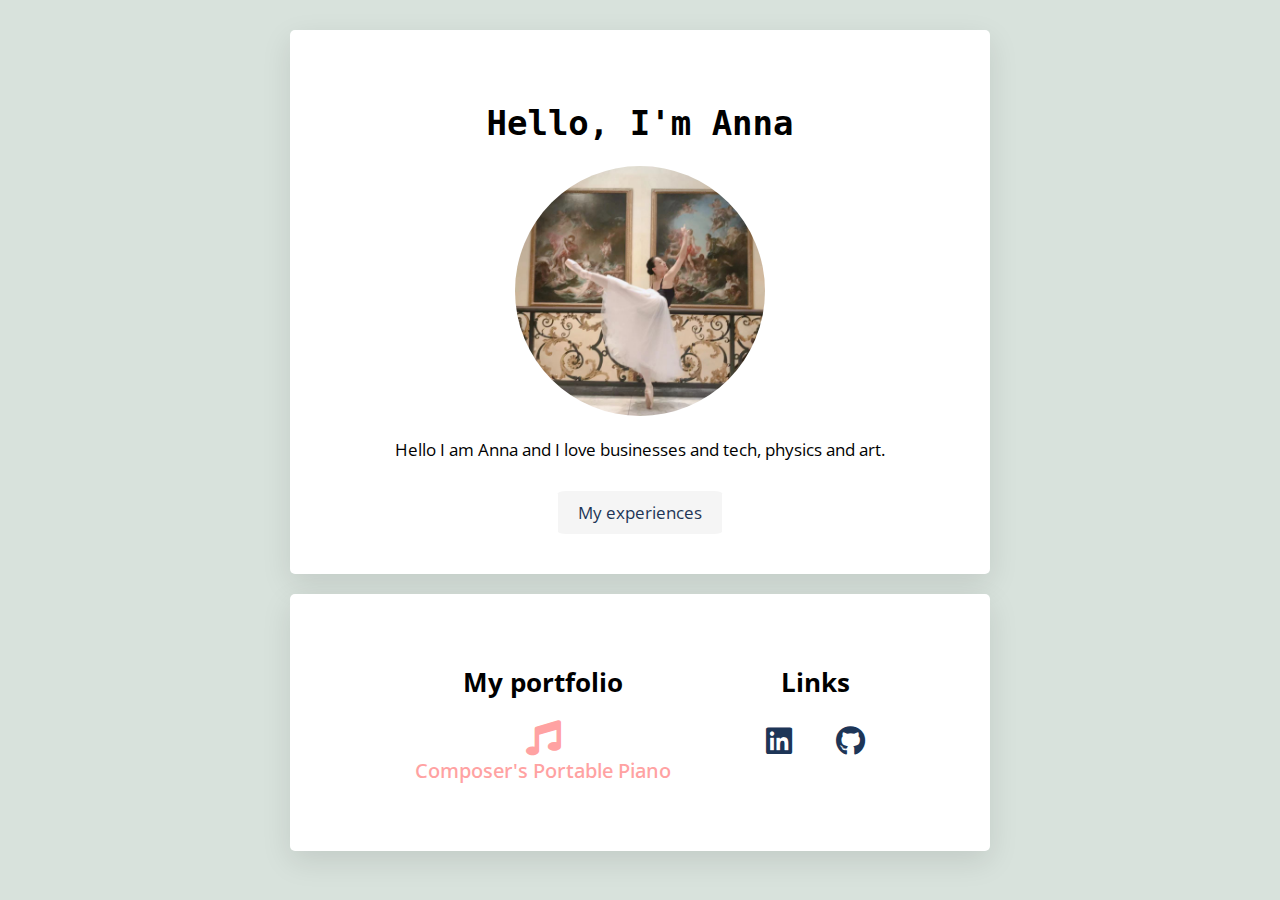
<file: index.html>
<!DOCTYPE html>
<html>
  <head>
    <title>Anna's page</title>
    <meta charset = "utf-8">
    <link rel="stylesheet" href="css/style.css">
    <!-- for media queries:  -->
    <meta name="viewport" content="width=device-width, initial-scale=1">


  </head>
  <body>
    <div class="container">
      <div class="card-white">
        <h1>Hello, I'm Anna</h1>
        <img src = "images/anna_love.jpg" alt="Anna's photo by the harp" class= "img-circle" width="250" height="250">
        <p id="intro"> Hello I am Anna and I love businesses and tech, physics and art.</p>
        <a id="button" href = "experiences.html">My experiences</a>
      </div>

      <div class="card-white flex">
        <div>
          <h2>My portfolio</h2>
          <ul class = "list-inline">
            <li>
              <a id="piano" href="https://portable-piano.herokuapp.com" target="_blank"><i class="fas fa-music"></i> <br>Composer's Portable Piano</a>
            </li>
          </ul>
        </div>

        <div>
          <h2>Links</h2>
          <ul class = "list-inline">
            <li><a href="https://www.linkedin.com/in/anna-ying-796313129/" target="_blank"><i class="fab fa-linkedin"></i></a></li>
            <li><a href="https://github.com/AnnaYingLass" target="_blank"><i class="fab fa-github"></i></a></li>
          </ul>
        </div>
      </div>




    </div>


  </body>

</html>
</file>
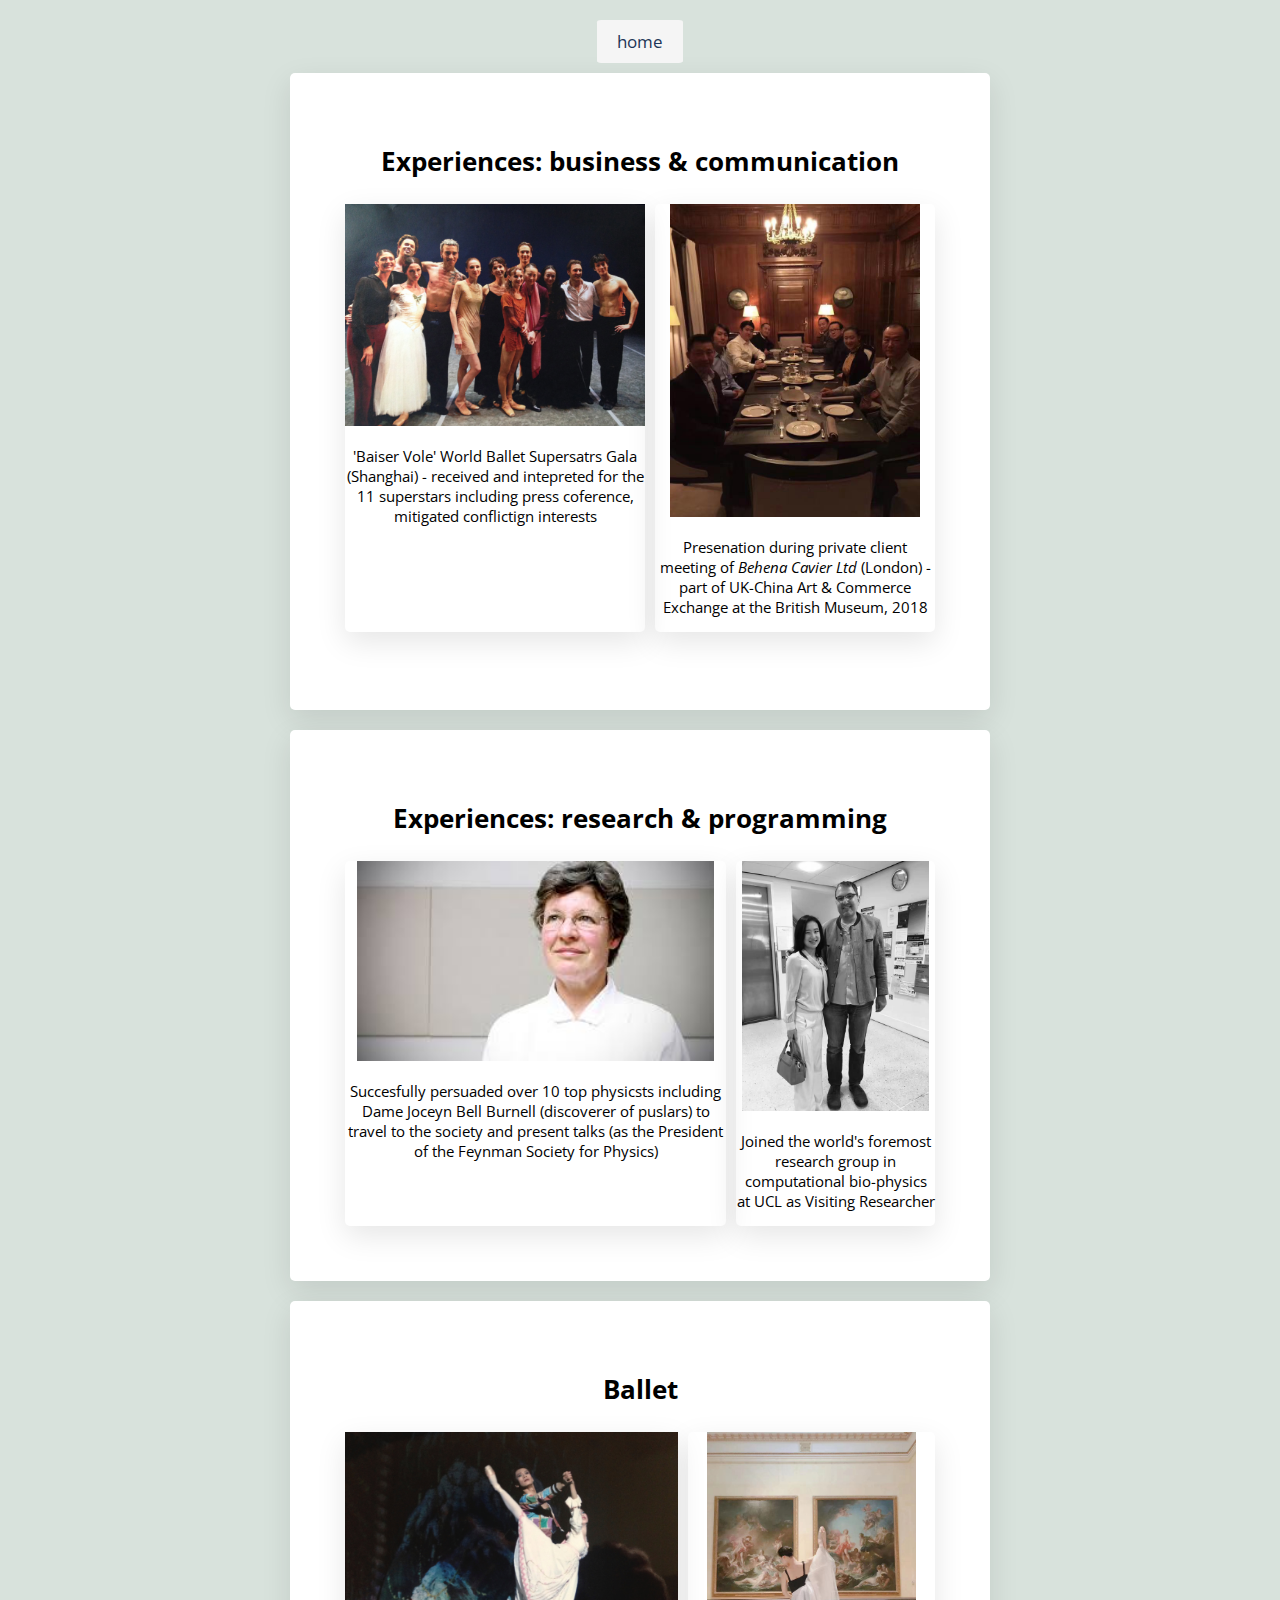
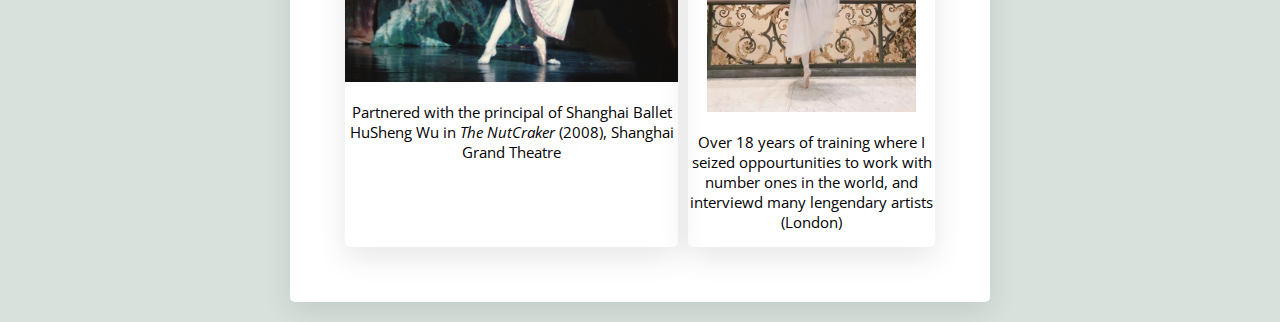
<file: experiences.html>
<!DOCTYPE html>
<html>
  <head>
    <title>Anna's page</title>
    <meta charset = "utf-8">
    <link rel="stylesheet" href="css/style.css">
    <!-- for media queries:  -->
    <meta name="viewport" content="width=device-width, initial-scale=1">


  </head>
  <body>



    <div class="container">

      <a id="button" href = "index.html">home</a>

      <div class="card-white">
        <h2>Experiences: business & communication</h2>
        <div class="flex">
          <div class="card-photo">
             <img src = "images/ballet_stars.jpg" width="300">
             <p>'Baiser Vole' World Ballet Supersatrs Gala (Shanghai) - received and intepreted for the 11 superstars including press coference, mitigated conflictign interests</p>
          </div>
          <div class="card-photo">
            <img src = "images/behena.jpg" width="250">
            <p>Presenation during private client meeting of <em>Behena Cavier Ltd</em> (London) - part of UK-China Art & Commerce Exchange at the British Museum, 2018</p>
          </div>
        </div>
        <br>
<!--
        <div class="flex">
          <div class="card-photo">
             <img src = "images/sasson1.jpg" height="250">
             <p>Product manager and lead developer for Le Wagon's final project - the product was shared with a group of over 100 music lovers upon completion</p>
          </div>
          <div class="card-photo">
             <img src = "images/lewagon.jpg" width="250">
             <p>Product manager and lead developer for Le Wagon's final project (2021) - later shared with a group of over 100 music lovers</p>
          </div>

        </div> -->
      </div>

      <div class="card-white">
        <h2>Experiences: research & programming</h2>
        <div class="flex">
          <div class="card-photo">
            <img src="images/burnell.jpg" height="200">
            <p>Succesfully persuaded over 10 top physicsts including Dame Joceyn Bell Burnell (discoverer of puslars) to travel to the society and present talks (as the President of the Feynman Society for Physics)</p>
          </div>
          <div class="card-photo">
            <img src="images/georg2.jpg" height="250">
            <p>Joined the world's foremost research group in computational bio-physics at UCL as Visiting Researcher</p>
          </div>
        </div>
      </div>


      <div class="card-white">
        <h2>Ballet </h2>
        <div class="flex">

          <div class="card-photo">
            <img src="images/jbl1.jpg" height="250">
            <p>Partnered with the principal of Shanghai Ballet HuSheng Wu in <em>The NutCraker</em> (2008), Shanghai Grand Theatre</p>
          </div>

          <div class="card-photo">
            <img src="images/ballet3.jpg" height="280">
            <p>Over 18 years of training where I seized oppourtunities to work with number ones in the world, and interviewd many lengendary artists (London)</p>
          </div>
        </div>
      </div>

      </div>
  </body>

</html>
</file>
<file: css/style.css>
@import url('https://fonts.googleapis.com/css2?family=Open+Sans:wght@300&family=Roboto:wght@300;400&display=swap');
/* to do above, you go to google fonts, click 'select this one'on the exact one you want,
and then click top right icon which looks like a windom, and there you can get the html or css link*/
@import url(https://use.fontawesome.com/releases/v5.2.0/css/all.css);
@import url("components/avatar.css");
@import url("components/button.css");
@import url("components/card.css");



h1 {
  font-family: 'Roboto Mono', monospace;
  color: black;
}

body{
    background-color: #d8e2dc;
    font-family: 'Open Sans', sans-serif;
    font-size: 17px;
}




.container {
  width: 700px;
  margin: 0 auto;
  text-align: center;
  margin-top:30px;
}


/*.card-white > a {}*/

/*.list-inline> li ---  is for direct child only - so anything further nested won;t be selected */
/*cas li is inside ul*/

/*talking about each list item*/
.list-inline li {
  display: inline-block;
  padding: 0px 20px;
}

/*talking about the entire unordered list*/
.list-inline {
  padding-left: 0px;
}

#intro {
  margin-bottom: 40px;
}


#piano i {
  font-size:35px;
}

#piano {
  font-size: 20px;
  color:#FFA2A2;
  font-weight:550;
}

#piano:hover {
  color: rgb(240,240,240);
}

.flex {
  display: flex;
  justify-content:space-evenly;
}


@media (max-width: 960px) {
  /* For a screen < 960px, this CSS will be read */
  .container {
    width: 700px;
  }
}
@media (max-width: 720px) {
  /* For a screen < 720px, this CSS will be read */
  .container {
    width: 500px;
  }
}
@media (max-width: 540px) {
  /* For a screen < 540px, this CSS will be read */
  .container {
    width: 300px;
  }
}
</file>
